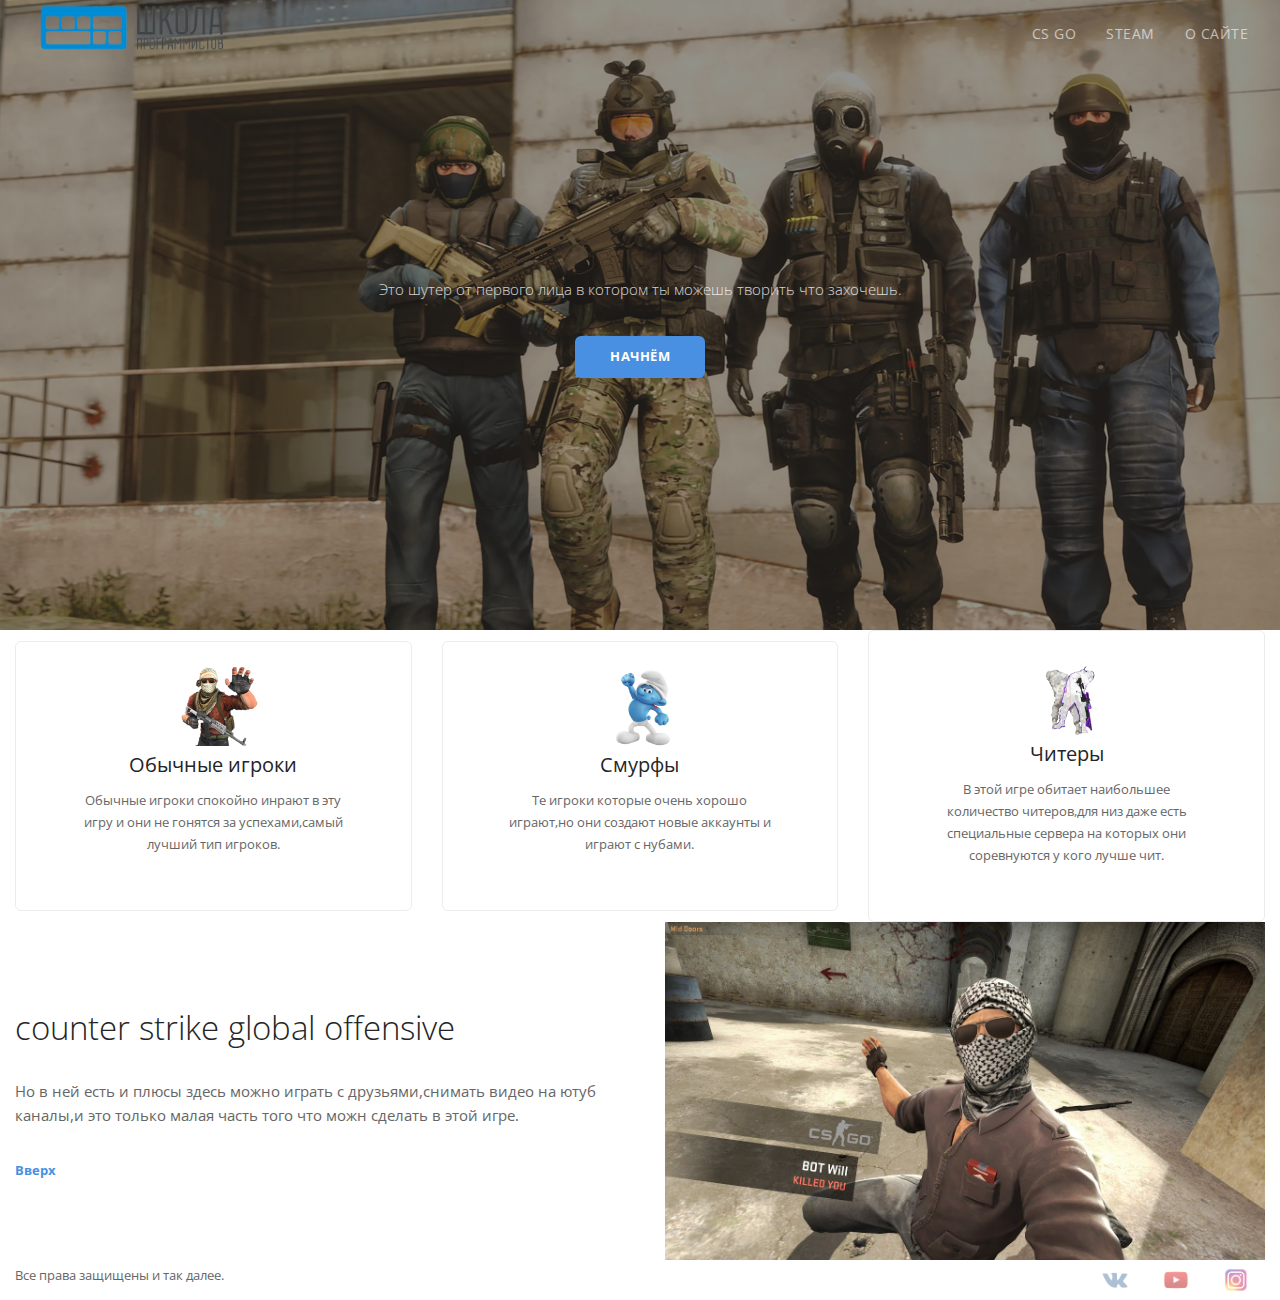
<file: index.html>
<!doctype html>
<html lang="ru">
<head>
  <meta charset="UTF-8">
  <meta name="viewport"
        content="width=device-width, user-scalable=no, initial-scale=1.0, maximum-scale=1.0, minimum-scale=1.0">
  <meta http-equiv="X-UA-Compatible" content="ie=edge">
  <title>CS GO</title>

  <link rel="stylesheet" href="css/main.css">
  <link href="https://fonts.googleapis.com/css2?family=Open+Sans:wght@300;400;700&display=swap" rel="stylesheet">
</head>
<body>


  <header class="navbar">
    <div class="container">
      <a href="index.html" class="navbar-brand">
        <img src="images/logo.png">
      </a>
      <nav class="navbar-nav">
        <ul>
          <li>
            <a href="index.html">CS GO</a>
          </li>
          <li>
            <a href="Steam.html">Steam</a>
          </li>
          <li>
            <a href="cait.html">О сайте</a>
          </li>
        </ul>
      </nav>
    </div>
  </header>

  <main>


    <section class="hero" style="background-image: url('images/home/main.png')">
      <div class="container">
        <h1></h1>
        <p class="lead">Это шутер от первого лица в котором ты можешь творить что захочешь.</p>
        <a href="" class="knopka">Начнём</a>
      </div>
    </section>

      <div class="container">
        <div class="tipi">

          <div class="FCE">
            <div class="tip">
              <img src="images/icons/norm.png">
              <h4>Обычные игроки</h4>
              <p>Обычные игроки спокойно инрают в эту игру и они не гонятся за успехами,самый лучший тип игроков.</p>
              
            </div>
          </div>

          <div class="FCE">
            <div class="tip">
              <img src="images/icons/smurf.png">
              <h4>Смурфы</h4>
              <p>Те игроки которые очень хорошо играют,но они создают новые аккаунты и играют с нубами.</p>
              
            </div>
          </div>

          <div class="FCE">
            <div class="tip">
              <img src="images/icons/zz.png">
              <h4>Читеры</h4>
              <p>В этой игре обитает наибольшее количество читеров,для низ даже есть специальные сервера на которых они соревнуются у кого лучше чит.</p>
              
            </div>
          </div>

        </div>
      </div>
    
      <div class="container">
        <div class="ras">
          <div class="rast">
            <h2>counter strike global offensive</h2>
            <p class="lead">Но в ней есть и плюсы здесь можно играть с друзьями,снимать видео на ютуб каналы,и это только малая часть того что можн сделать в этой игре.</p>
            <a href="#">Вверх
              </a>
          </div>
          <div class="rasi">
            <img src="images/home/kamera.jpg">
          </div>
        </div>
      </div>
   
  </main>

  <footer>
    <div class="container">
      <div class="footer-row">
        <small class="footer-copyright">Все права защищены и так далее.</small>
        <ul class="footer-social">
           <li>
               <a href="https://vk.com/id630275600"><img src="images/icons/vk.png" ></a>
          </li>
          <li>
            <a href="https://www.youtube.com/channel/UCgGQNcaJ1-iSSD2fZzYwukQ"><img src="images/icons/ytt.png"></a>
          </li>
          <li>
            <a href="https://www.instagram.com/durov/"><img src="images/icons/ins.png"></a>
          
          </li>
        </ul>
      </div>
    </div>
  </footer>

</body>
</html>
</file>
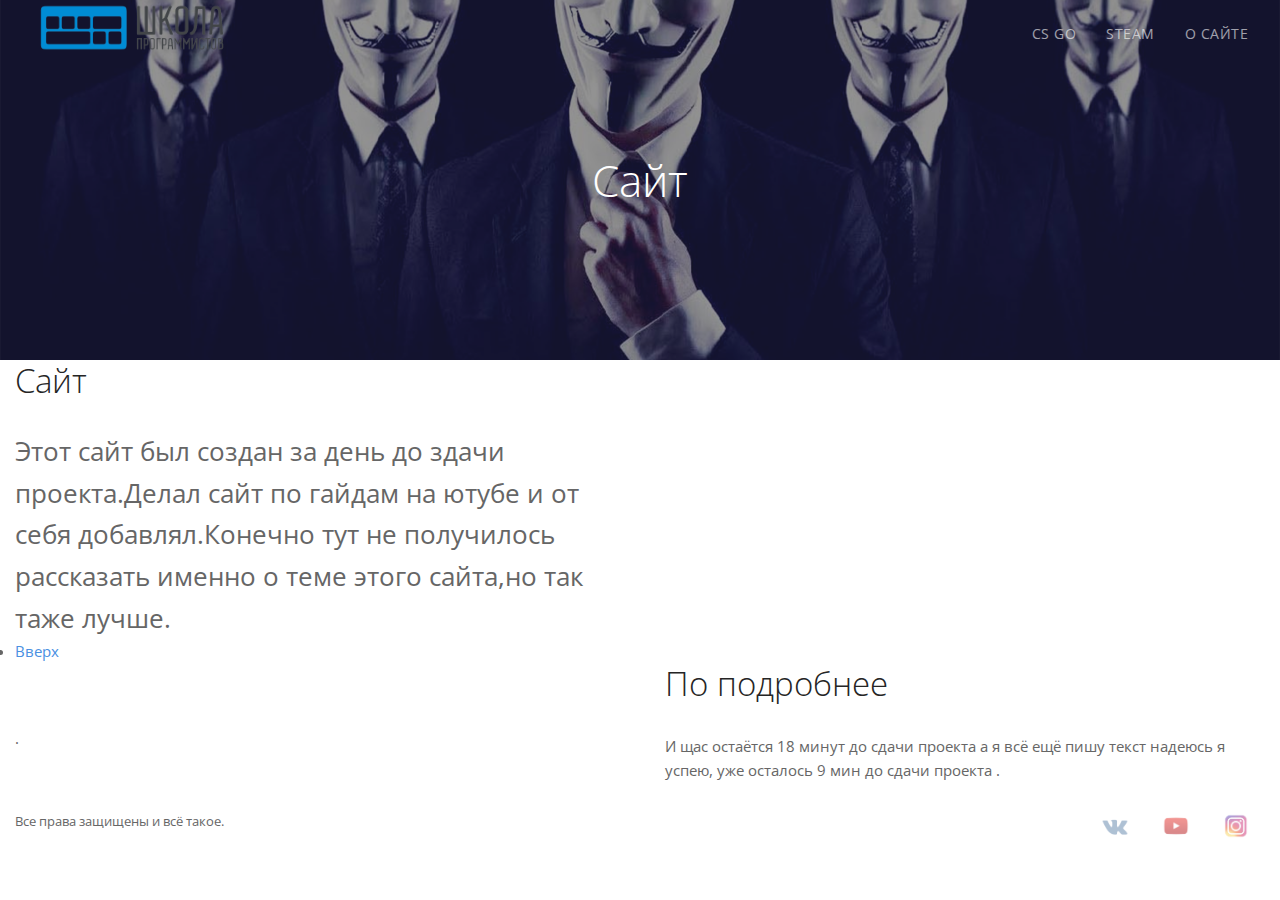
<file: cait.html>
<!doctype html>
<html lang="ru">
<head>
  <meta charset="UTF-8">
  <meta name="viewport"
        content="width=device-width, user-scalable=no, initial-scale=1.0, maximum-scale=1.0, minimum-scale=1.0">
  <meta http-equiv="X-UA-Compatible" content="ie=edge">
  <title>О сайте</title>

  <link rel="stylesheet" href="css/main.css">
  <link href="https://fonts.googleapis.com/css2?family=Open+Sans:wght@300;400;700&display=swap" rel="stylesheet">
</head>
<body>

  <header class="navbar">
    <div class="container">
      <a href="index.html" class="navbar-brand">
        <img src="images/logo.png">
      </a>
      <nav class="navbar-nav">
        <ul>
          <li>
            <a href="index.html">CS GO</a>
          </li>
          <li>
            <a href="Steam.html">Steam</a>
          </li>
          <li>
            <a href="cait.html">О сайте</a>
          </li>
        </ul>
      </nav>
    </div>
  </header>
    
    
<main>

    <section class="hero hero-sm" style="background-image: url('images/about/an.png')">
      <div class="container">
        <h1 class="mb-0">Сайт</h1>
      </div>
    </section>

    <section class="section-padding">
      <div class="container">
        <div class="ras">
          <div class="rast">
            <h2>Сайт</h2>
            <p class="teexst"><div class="tt">Этот сайт был создан за день до здачи проекта.Делал сайт по гайдам на ютубе и от себя добавлял.Конечно тут не получилось рассказать именно о теме этого сайта,но так таже лучше.</div><li>
                <div>
               <a href=#>Вверх</a>
        
          </div>

        </div>
    </section>


    <section class="section-padding">
      <div class="container">
        <div class="ras">
          <div class="rasi">
            .
          </div>
          <div class="rast">
            <h2>По подробнее</h2>
            <p class="lead">И щас остаётся 18 минут до сдачи проекта а я всё ещё пишу текст надеюсь я успею, уже осталось 9 мин до сдачи проекта 
                .</p>
          </div>
        </div>
      </div>
    </section>

  </main>

    
  <footer>
    <div class="container">
      <div class="footer-row">
        <small class="footer-copyright">Все права защищены и всё такое.</small>
        <ul class="footer-social">
            <li>

               <a href="https://vk.com/id630275600"><img src="images/icons/vk.png" ></a>
          </li>
          <li>
            <a href="https://www.youtube.com/channel/UCgGQNcaJ1-iSSD2fZzYwukQ"><img src="images/icons/ytt.png"></a>
          </li>
          <li>
            <a href="https://www.instagram.com/durov/"><img src="images/icons/ins.png"></a>
          </li>
        
        </ul>
      </div>
    </div>
  </footer>

</body>
</html>
</file>
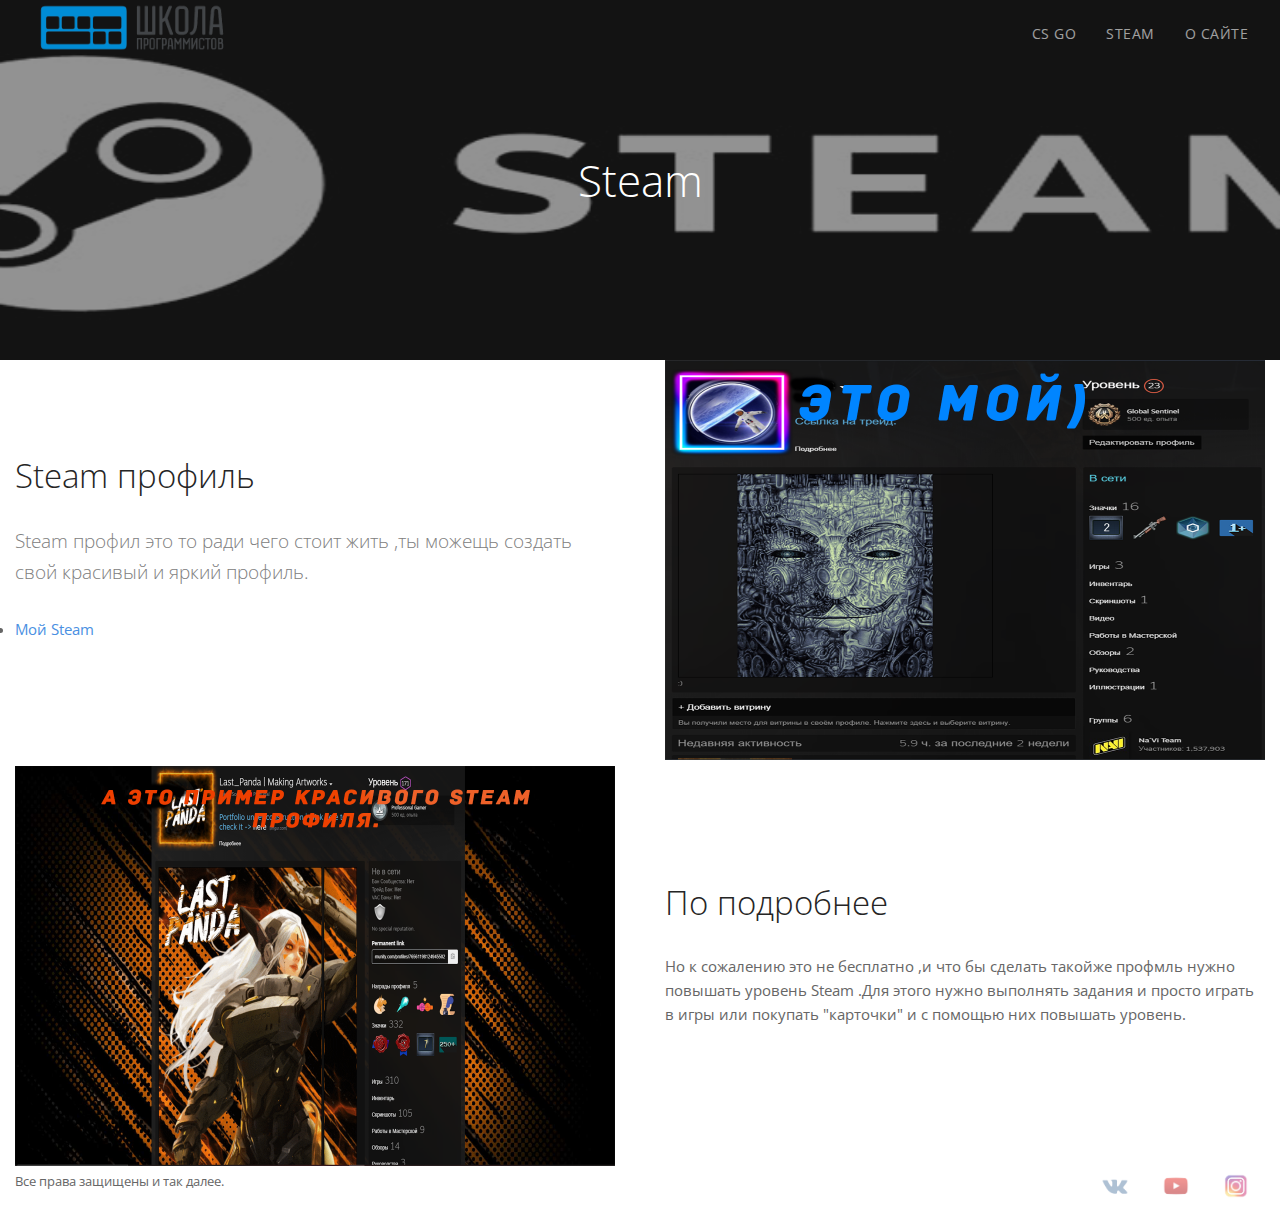
<file: Steam.html>
<!doctype html>
<html lang="ru">
<head>
  <meta charset="UTF-8">
  <meta name="viewport"
        content="width=device-width, user-scalable=no, initial-scale=1.0, maximum-scale=1.0, minimum-scale=1.0">
  <meta http-equiv="X-UA-Compatible" content="ie=edge">
  <title>Steam</title>

  <link rel="stylesheet" href="css/main.css">
  <link href="https://fonts.googleapis.com/css2?family=Open+Sans:wght@300;400;700&display=swap" rel="stylesheet">
</head>
<body>

  <header class="navbar">
    <div class="container">
      <a href="index.html" class="navbar-brand">
        <img src="images/logo.png">
      </a>
      <nav class="navbar-nav">
        <ul>
          <li>
            <a href="index.html">CS GO</a>
          </li>
          <li>
            <a href="Steam.html">Steam</a>
          </li>
          <li>
            <a href="cait.html">О сайте</a>
          </li>
        </ul>
      </nav>
    </div>
  </header>

  <main>

    <section class="hero hero-sm" style="background-image: url('images/about/steam.png')">
      <div class="container">
        <h1 class="mb-0">Steam</h1>
      </div>
    </section>

    <section class="section-padding">
      <div class="container">
        <div class="ras">
          <div class="rast">
            <h2>Steam профиль</h2>
            <p class="teexst">Steam профил это то ради чего стоит жить ,ты можещь создать свой красивый и яркий профиль. <li>
               <a href="https://steamcommunity.com/profiles/76561198962961185/"> Мой Steam</a>
          </li></p>
          </div>
          <div class="rasi">
            <img src="images/about/my.png">
          </div>
        </div>
      </div>
    </section>


    <section class="section-padding">
      <div class="container">
        <div class="ras">
          <div class="rasi">
            <img src="images/about/notmy.png">
          </div>
          <div class="rast">
            <h2>По подробнее</h2>
            <p class="lead">Но к сожалению это не бесплатно ,и что бы сделать такойже профмль нужно повышать уровень Steam .Для этого нужно выполнять задания и просто играть в игры или покупать "карточки" и с помощью них повышать уровень.</p>
          </div>
        </div>
      </div>
    </section>

  </main>

    
  <footer>
    <div class="container">
      <div class="footer-row">
        <small class="footer-copyright">Все права защищены и так далее.</small>
        <ul class="footer-social">
         
          <li>

               <a href="https://vk.com/id630275600"><img src="images/icons/vk.png" ></a>
          </li>
          <li>
            <a href="https://www.youtube.com/channel/UCgGQNcaJ1-iSSD2fZzYwukQ"><img src="images/icons/ytt.png"></a>
          </li>
          <li>
            <a href="https://www.instagram.com/durov/"><img src="images/icons/ins.png"></a>
          </li>
        
        </ul>
      </div>
    </div>
  </footer>

</body>
</html>
</file>
<file: css/main.css>
*,h1,h2,h3,h4,h5,h6,p,ul,a {
  margin: 0;
  padding: 0;
}

*,
*:before,
*:after {
  box-sizing: border-box;
}

html, body {
  overflow-x: hidden;
}

body {
  font-family: "Open Sans", sans-serif;
  font-size: 15px;
  line-height: 1.6;
  color: #666;


  display: flex;
  flex-direction: column;
  min-height: 100vh;
}
             
}
main {
  flex: 1;
}

a {
  color: #4a90e2;
  text-decoration: none;
  transition: all .3s ease;
}

a:not(.btn):hover {
  color: #4872a2;
}

p + a:not(.btn) {
  font-size: 13px;
  font-weight: 700;
}

h1,h2,h3,h4,h5,h6 {
  line-height: 1.25;
  font-weight: 300;
  color: #252525;
}

h1 {
  font-size: 34px;
}

h2 {
  font-size: 28px;
}

h3 {
  font-size: 22px;
}

h4 {
  font-size: 18px;
}

@media (min-width: 992px) {
  h1 {
    font-size: 44px;
  }

  h2 {
    font-size: 33px;
  }

  h3 {
    font-size: 26px;
  }

  h4 {
    font-size: 20px;
  }
}

img {
  max-width: 100%;
}

label {
  display: inline-block;
  font-size: 12px;
  color: #666666;
  margin-bottom: 3px;
}

textarea {
  max-width: 100%;
  min-width: 100%;
  max-height: 200px;
  min-height: 50px;
}

/* Global */
.container {
  max-width: 1280px;
  width: 100%;
  margin: 0 auto;
  padding-right: 15px;
  padding-left: 15px;
}

.teexst {
  font-size: 16px;
  color: #808080;
  font-weight: 300;
}

@media (min-width: 992px) {
  .teexst {
    font-size: 19px;
  }
}



.section-grey {
  border-top: 1px solid #ebebeb;
  background-color: #fafafa;
}


.mb-0 {
  margin-bottom: 0 !important;
}



.knopka {
  background-color: #4a90e2;
  color: #fff;
  letter-spacing: .5px;
  text-transform: uppercase;
  font-size: 13px;
  display: inline-flex;
  align-items: center;
  justify-content: center;
  height: 42px;
  border-radius: 6px;
  padding: 5px 35px;
  transition: 0.1s linear;
}

.knopka:hover {
  background-color: #609de6;
  transform: translate3d(0, -2px, 0);
}

/* Navbar */
.navbar {
  display: flex;
  align-items: center;
  position: absolute;
  left: 0;
  top: 0;
  width: 100%;
  height: 66px;
  z-index: 2;
}

.navbar > .container {
  display: flex;
  align-items: center;
  justify-content: center;
  flex-wrap: wrap;
}

.navbar-brand img {
  max-width: 200px;
}

.navbar-nav {
  margin-left: 800px;
}

.navbar-nav ul {
  display: flex;
  list-style: none;
  margin-left: -15px;
  margin-right: -15px;
}

.navbar-nav li {
  padding-left: 15px;
  padding-right: 15px;
}

.navbar-nav li a {
  color: #fff;
  text-transform: uppercase;
  font-size: 14px;
  opacity: .6;
  letter-spacing: .5px;
  transition: opacity .3s ease;
}

.navbar-nav li a:hover {
  color: #fff;
  opacity: 1;
}

@media (max-width: 500px) {
  .navbar-brand {
    max-width: 100%;
    width: 100%;
    text-align: center;
    padding-top: 25px;
    margin-bottom: 10px;
  }
  .navbar-brand img {
    max-width: 130px;
  }
  .navbar-nav {
    margin: 0 auto;
  }
}

/* Hero */
.hero {
  position: relative;
  display: flex;
  align-items: center;
  min-height: 70vh;
  padding-top: 80px;
  padding-bottom: 80px;
  text-align: center;
  background-size: cover;
  background-position: center;
}

.hero.hero-sm {
  min-height: 40vh;
}

.hero:before {
  content: "";
  position: absolute;
  left: 0;
  top: 0;
  width: 100%;
  height: 100%;
  background-color: #252525;
  opacity: .5;
}

.hero .container {
  position: relative;
  max-width: 800px;
}

.hero h1 {
  margin-bottom: 24px;
  color: #fff;
}

.hero p {
  margin-bottom: 35px;
  font-weight: 300;
  opacity: .8;
  color: #fff;
}

.tipi {
  display: flex;
  align-items: center;
  flex-wrap: wrap;
  text-align: center;
  margin-left: -15px;
  margin-right: -15px;
}

.FCE {
  max-width: 100%;
  width: 100%;
  padding-left: 15px;
  padding-right: 15px;
  margin-bottom: 30px;
}

.tip {
  padding: 25px;
  border: 1px solid #ececec;
  border-radius: 6px;
}

.tip img {
  opacity: .9;
  max-width: 140px;
    
}

.tip h4 {
  font-weight: 400;
  margin-bottom: 12px;
}

.tip p {
  max-width: 280px;
  margin: 0 auto 30px auto;
  font-size: 13px;
  line-height: 1.7;
}

@media (min-width: 768px) {
  .FCE {
    max-width: calc(100% / 3);
    width: 100%;
    margin-bottom: 0;
  }
}


.ras {
  display: flex;
  align-items: center;
  flex-wrap: wrap;
}

.rasi {
  order: -1;
  margin-bottom: 40px;
}

.rasi,
.rast {
  max-width: 100%;
  width: 100%;
}

.ras h2,
.ras p {
  margin-bottom: 30px;
}

@media (min-width: 768px) {
  .ras {
    margin-left: -25px;
    margin-right: -25px;
  }
  .rasi {
    order: initial;
    margin-bottom: 0;
  }
  .rasi,
  .rast {
    max-width: 50%;
    width: 100%;
    padding-right: 25px;
    padding-left: 25px;
  }
}


.form-control {
  width: 100%;
  font-size: 16px;
  background-color: #fcfcfc;
  padding: 5px 15px;
  border-radius: 6px;
  border: 1px solid #ececec;
  -webkit-appearance: none;
}


textarea.form-control {
  padding-top: 10px;
}

.form-layout {
  display: flex;
  flex-wrap: wrap;
  margin-left: -15px;
  margin-right: -15px;
}

[class*='form-col'] {
  width: 100%;
  padding-left: 15px;
  padding-right: 15px;
  margin-bottom: 15px;
}

@media (min-width: 768px) {
  .form-col-50 {
    max-width: 50%;
    width: 100%;
  }
}


.footer-row {
  display: flex;
  justify-content: space-between;
}



.footer-social {
  display: flex;
  list-style: none;
  align-items: center;
}

.footer-social li {
  padding-left: 16px;
  padding-right: 16px;
}

.footer-social a {
  opacity: .5;
}

.footer-social a:hover {
  opacity: 10;
}

.footer-social img {
  max-width: 28px;
}
.tt{
    font-size: 26px;
    
}
</file>
